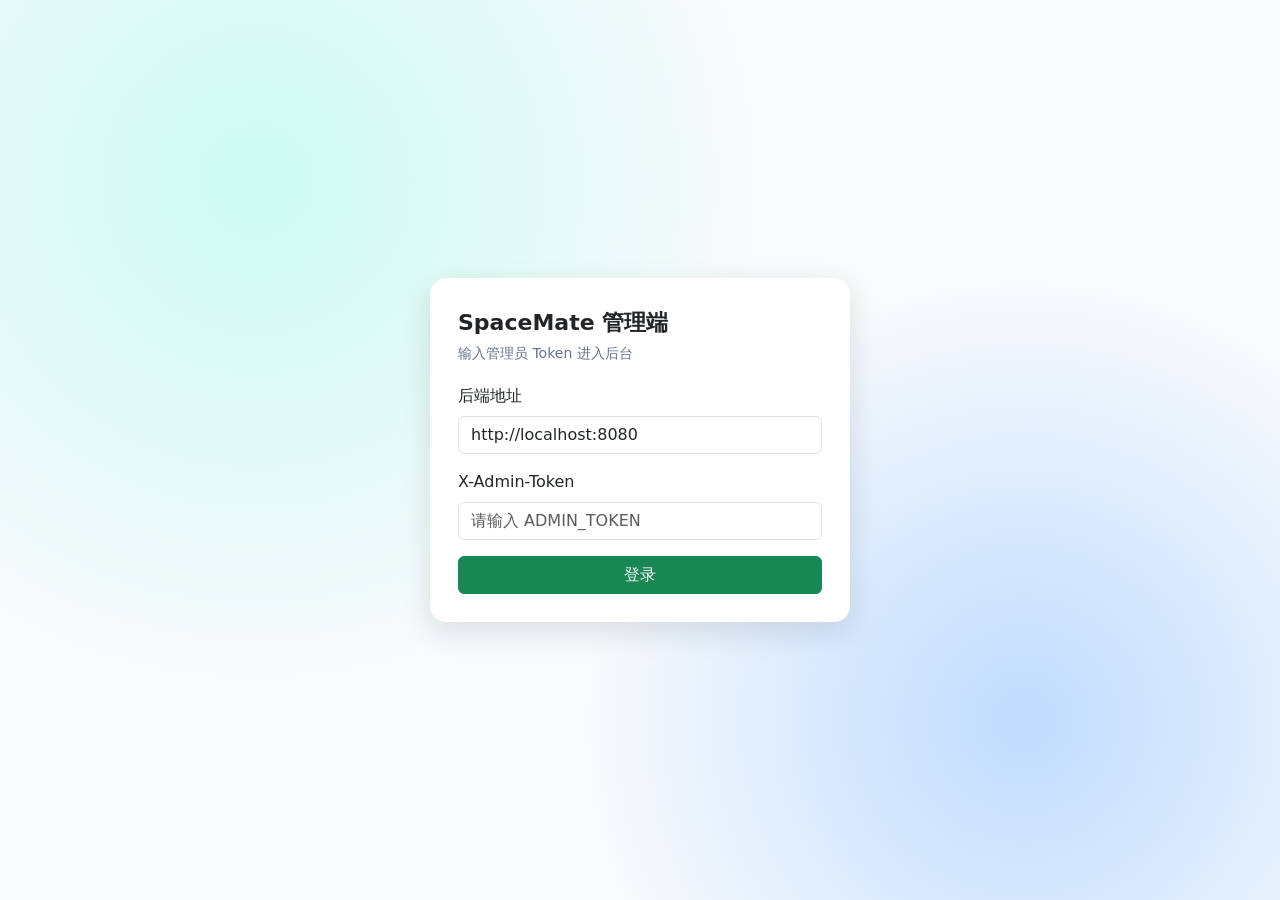
<file: src/main/resources/static/admin/index.html>
<!doctype html>
<html lang="zh-CN">
<head>
  <meta charset="UTF-8" />
  <meta name="viewport" content="width=device-width, initial-scale=1" />
  <title>SpaceMate 管理后台</title>
  <link href="https://cdn.jsdelivr.net/npm/bootstrap@5.3.3/dist/css/bootstrap.min.css" rel="stylesheet">
  <link href="./styles.css" rel="stylesheet">
</head>
<body>
<nav class="navbar navbar-dark admin-navbar px-3">
  <span class="navbar-brand mb-0 h1">
    <span class="brand-dot"></span>SpaceMate 管理后台
  </span>
  <div class="d-flex align-items-center gap-2">
    <span id="envInfo" class="text-light small"></span>
    <button id="logoutBtn" class="btn btn-sm btn-outline-light">退出</button>
  </div>
</nav>

<div class="container-fluid py-3">
  <div class="layout">
    <aside class="sidebar">
      <div class="nav flex-column nav-pills" id="sideTabs">
        <button class="nav-link active" data-section="dashboard">统计看板</button>
        <button class="nav-link" data-section="spaces">空间管理</button>
        <button class="nav-link" data-section="seats">座位管理</button>
        <button class="nav-link" data-section="bookings">预约管理</button>
        <button class="nav-link" data-section="users">用户管理</button>
      </div>
    </aside>

    <main>
      <section id="section-dashboard" class="section active panel">
        <div class="section-title">统计看板</div>
        <div class="toolbar">
          <input type="date" id="dashboardDate" class="form-control">
          <button class="btn btn-success" id="refreshDashboardBtn">刷新</button>
        </div>
        <div class="row g-3">
          <div class="col-md-2 col-6"><div class="metric-card"><div class="metric-label">总预约</div><div class="metric-value" id="mTotal">0</div></div></div>
          <div class="col-md-2 col-6"><div class="metric-card"><div class="metric-label">待使用</div><div class="metric-value" id="mPending">0</div></div></div>
          <div class="col-md-2 col-6"><div class="metric-card"><div class="metric-label">已使用</div><div class="metric-value" id="mUsed">0</div></div></div>
          <div class="col-md-2 col-6"><div class="metric-card"><div class="metric-label">已取消</div><div class="metric-value" id="mCancelled">0</div></div></div>
          <div class="col-md-4 col-12"><div class="metric-card"><div class="metric-label">占用率</div><div class="metric-value" id="mRate">0.00%</div></div></div>
        </div>
      </section>

      <section id="section-spaces" class="section panel">
        <div class="d-flex justify-content-between align-items-center mb-2">
          <div class="section-title mb-0">空间管理</div>
          <button class="btn btn-success btn-sm" id="addSpaceBtn">新增空间</button>
        </div>
        <div class="toolbar">
          <input type="text" id="spaceKeyword" class="form-control" placeholder="按名称搜索">
          <select id="spaceStatus" class="form-select">
            <option value="">全部状态</option>
            <option value="1">启用</option>
            <option value="0">停用</option>
          </select>
          <button class="btn btn-outline-secondary" id="searchSpaceBtn">查询</button>
        </div>
        <div class="table-responsive">
          <table class="table table-hover align-middle">
            <thead>
            <tr>
              <th>ID</th><th>编码</th><th>名称</th><th>营业时间</th><th>价格/小时</th><th>状态</th><th>操作</th>
            </tr>
            </thead>
            <tbody id="spaceTableBody"></tbody>
          </table>
        </div>
      </section>

      <section id="section-seats" class="section panel">
        <div class="d-flex justify-content-between align-items-center mb-2">
          <div class="section-title mb-0">座位管理</div>
          <button class="btn btn-success btn-sm" id="addSeatBtn">新增座位</button>
        </div>
        <div class="toolbar">
          <select id="seatSpaceId" class="form-select"></select>
          <select id="seatStatus" class="form-select">
            <option value="">全部状态</option>
            <option value="1">启用</option>
            <option value="0">停用</option>
          </select>
          <button class="btn btn-outline-secondary" id="searchSeatBtn">查询</button>
        </div>
        <div class="table-responsive">
          <table class="table table-hover align-middle">
            <thead>
            <tr>
              <th>ID</th><th>空间</th><th>座位号</th><th>插座</th><th>安静区</th><th>状态</th><th>操作</th>
            </tr>
            </thead>
            <tbody id="seatTableBody"></tbody>
          </table>
        </div>
      </section>

      <section id="section-bookings" class="section panel">
        <div class="section-title">预约管理</div>
        <div class="toolbar">
          <select id="bookingSpaceId" class="form-select"></select>
          <input type="text" id="bookingPhone" class="form-control" placeholder="手机号">
          <select id="bookingStatus" class="form-select">
            <option value="">全部状态</option>
            <option value="1">待使用</option>
            <option value="2">已使用</option>
            <option value="3">已取消</option>
          </select>
          <button class="btn btn-outline-secondary" id="searchBookingBtn">查询</button>
        </div>
        <div class="table-responsive">
          <table class="table table-hover align-middle">
            <thead>
            <tr>
              <th>ID</th><th>手机号</th><th>空间</th><th>座位</th><th>开始</th><th>结束</th><th>状态</th><th>操作</th>
            </tr>
            </thead>
            <tbody id="bookingTableBody"></tbody>
          </table>
        </div>
      </section>

      <section id="section-users" class="section panel">
        <div class="d-flex justify-content-between align-items-center mb-2">
          <div class="section-title mb-0">用户管理</div>
          <button class="btn btn-success btn-sm" id="addUserBtn">新增用户</button>
        </div>
        <div class="toolbar">
          <input type="text" id="userPhone" class="form-control" placeholder="手机号">
          <select id="userStatus" class="form-select">
            <option value="">全部状态</option>
            <option value="1">启用</option>
            <option value="0">禁用</option>
          </select>
          <button class="btn btn-outline-secondary" id="searchUserBtn">查询</button>
        </div>
        <div class="table-responsive">
          <table class="table table-hover align-middle">
            <thead>
            <tr>
              <th>ID</th><th>手机号</th><th>昵称</th><th>角色</th><th>状态</th><th>创建时间</th><th>操作</th>
            </tr>
            </thead>
            <tbody id="userTableBody"></tbody>
          </table>
        </div>
      </section>
    </main>
  </div>
</div>

<div class="modal fade" id="spaceModal" tabindex="-1">
  <div class="modal-dialog modal-lg">
    <div class="modal-content">
      <div class="modal-header"><h5 class="modal-title" id="spaceModalTitle">新增空间</h5><button type="button" class="btn-close" data-bs-dismiss="modal"></button></div>
      <div class="modal-body">
        <form id="spaceForm" class="row g-3">
          <input type="hidden" id="spaceId">
          <div class="col-md-6"><label class="form-label">编码</label><input id="spaceCode" class="form-control" required></div>
          <div class="col-md-6"><label class="form-label">名称</label><input id="spaceName" class="form-control" required></div>
          <div class="col-md-4"><label class="form-label">开始营业</label><input id="spaceOpenStart" type="time" class="form-control" required></div>
          <div class="col-md-4"><label class="form-label">结束营业</label><input id="spaceOpenEnd" type="time" class="form-control" required></div>
          <div class="col-md-4"><label class="form-label">价格/小时</label><input id="spacePrice" type="number" step="0.01" min="0" class="form-control" required></div>
          <div class="col-md-6"><label class="form-label">WiFi SSID</label><input id="spaceWifiSsid" class="form-control"></div>
          <div class="col-md-6"><label class="form-label">WiFi 密码</label><input id="spaceWifiPassword" class="form-control"></div>
          <div class="col-md-4"><label class="form-label">状态</label><select id="spaceStatusEdit" class="form-select"><option value="1">启用</option><option value="0">停用</option></select></div>
          <div class="col-12"><label class="form-label">规则</label><textarea id="spaceRules" class="form-control" rows="3"></textarea></div>
        </form>
      </div>
      <div class="modal-footer"><button class="btn btn-secondary" data-bs-dismiss="modal">取消</button><button class="btn btn-success" id="saveSpaceBtn">保存</button></div>
    </div>
  </div>
</div>

<div class="modal fade" id="seatModal" tabindex="-1">
  <div class="modal-dialog">
    <div class="modal-content">
      <div class="modal-header"><h5 class="modal-title" id="seatModalTitle">新增座位</h5><button type="button" class="btn-close" data-bs-dismiss="modal"></button></div>
      <div class="modal-body">
        <form id="seatForm" class="row g-3">
          <input type="hidden" id="seatId">
          <div class="col-12"><label class="form-label">所属空间</label><select id="seatSpaceIdEdit" class="form-select" required></select></div>
          <div class="col-12"><label class="form-label">座位号</label><input id="seatNumber" class="form-control" required></div>
          <div class="col-md-4"><label class="form-label">有插座</label><select id="seatHasSocket" class="form-select"><option value="1">是</option><option value="0">否</option></select></div>
          <div class="col-md-4"><label class="form-label">安静区</label><select id="seatIsQuiet" class="form-select"><option value="1">是</option><option value="0">否</option></select></div>
          <div class="col-md-4"><label class="form-label">状态</label><select id="seatStatusEdit" class="form-select"><option value="1">启用</option><option value="0">停用</option></select></div>
        </form>
      </div>
      <div class="modal-footer"><button class="btn btn-secondary" data-bs-dismiss="modal">取消</button><button class="btn btn-success" id="saveSeatBtn">保存</button></div>
    </div>
  </div>
</div>

<div class="modal fade" id="userModal" tabindex="-1">
  <div class="modal-dialog">
    <div class="modal-content">
      <div class="modal-header"><h5 class="modal-title" id="userModalTitle">新增用户</h5><button type="button" class="btn-close" data-bs-dismiss="modal"></button></div>
      <div class="modal-body">
        <form id="userForm" class="row g-3">
          <input type="hidden" id="userId">
          <div class="col-12"><label class="form-label">手机号</label><input id="userPhoneEdit" class="form-control" maxlength="11" required></div>
          <div class="col-12"><label class="form-label">昵称</label><input id="userNicknameEdit" class="form-control"></div>
          <div class="col-md-6"><label class="form-label">角色</label><select id="userRoleEdit" class="form-select"><option value="1">用户</option><option value="9">管理员</option></select></div>
          <div class="col-md-6"><label class="form-label">状态</label><select id="userStatusEdit" class="form-select"><option value="1">启用</option><option value="0">禁用</option></select></div>
        </form>
      </div>
      <div class="modal-footer"><button class="btn btn-secondary" data-bs-dismiss="modal">取消</button><button class="btn btn-success" id="saveUserBtn">保存</button></div>
    </div>
  </div>
</div>

<script src="https://cdn.jsdelivr.net/npm/bootstrap@5.3.3/dist/js/bootstrap.bundle.min.js"></script>
<script src="./app.js?v=20260517"></script>
</body>
</html>
</file>
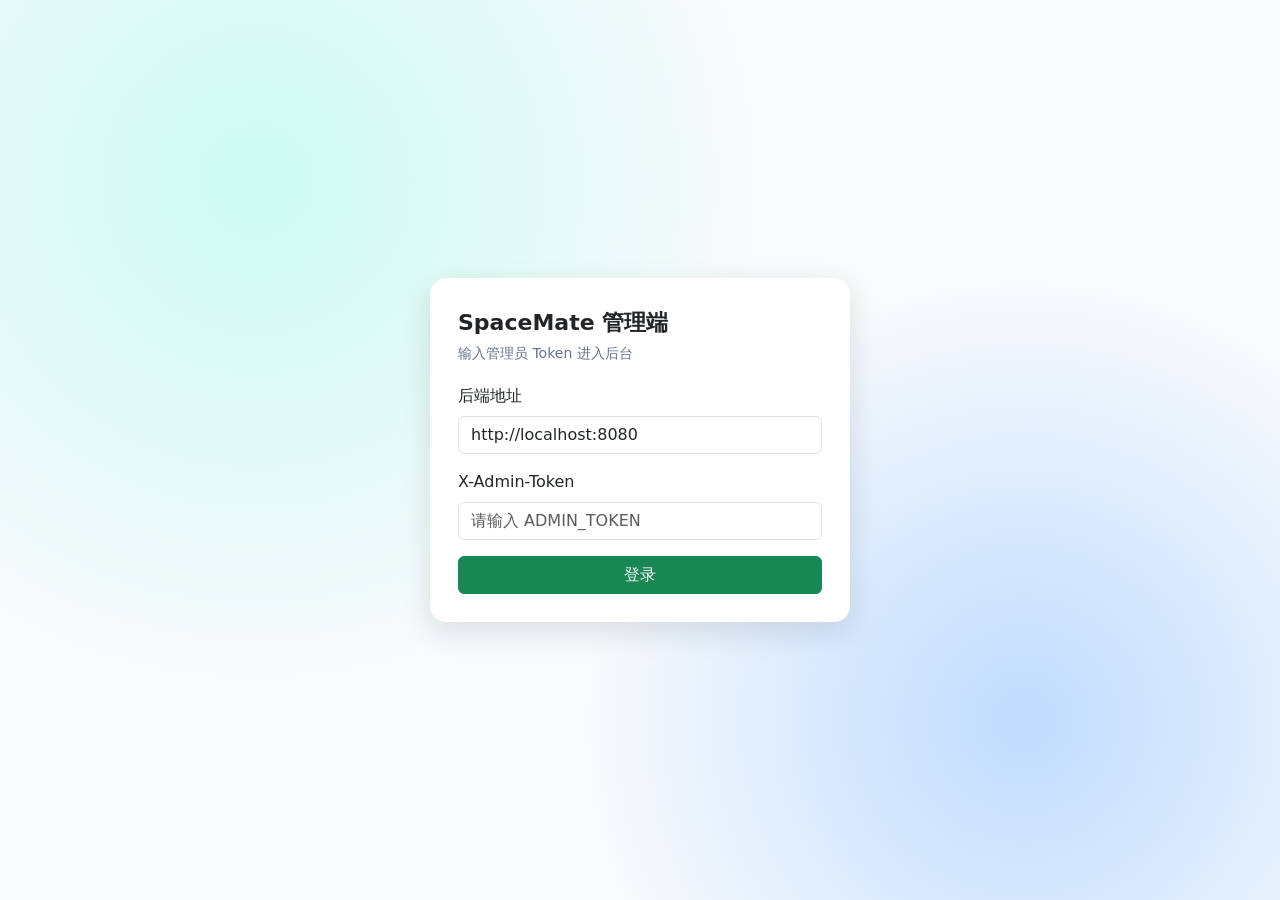
<file: src/main/resources/static/admin/login.html>
<!doctype html>
<html lang="zh-CN">
<head>
  <meta charset="UTF-8" />
  <meta name="viewport" content="width=device-width, initial-scale=1" />
  <title>SpaceMate 管理端登录</title>
  <link href="https://cdn.jsdelivr.net/npm/bootstrap@5.3.3/dist/css/bootstrap.min.css" rel="stylesheet">
  <style>
    body {
      min-height: 100vh;
      background: radial-gradient(circle at 20% 20%, #ccfbf1 0, transparent 40%),
                  radial-gradient(circle at 80% 80%, #bfdbfe 0, transparent 35%),
                  #f8fafc;
      display: grid;
      place-items: center;
    }
    .card-wrap {
      width: 100%;
      max-width: 420px;
      background: #fff;
      border-radius: 16px;
      box-shadow: 0 10px 30px rgba(15, 23, 42, 0.12);
      padding: 28px;
    }
    .title {
      font-size: 22px;
      font-weight: 700;
      margin-bottom: 4px;
    }
    .subtitle {
      color: #64748b;
      margin-bottom: 20px;
      font-size: 14px;
    }
  </style>
</head>
<body>
<main class="card-wrap">
  <div class="title">SpaceMate 管理端</div>
  <div class="subtitle">输入管理员 Token 进入后台</div>
  <form id="loginForm">
    <div class="mb-3">
      <label for="baseUrl" class="form-label">后端地址</label>
      <input id="baseUrl" class="form-control" value="http://localhost:8080" required />
    </div>
    <div class="mb-3">
      <label for="token" class="form-label">X-Admin-Token</label>
      <input id="token" type="password" class="form-control" placeholder="请输入 ADMIN_TOKEN" required />
    </div>
    <button type="submit" class="btn btn-success w-100">登录</button>
    <div id="errorMsg" class="text-danger small mt-2 d-none"></div>
  </form>
</main>

<script>
  const form = document.getElementById('loginForm');
  const errorMsg = document.getElementById('errorMsg');

  form.addEventListener('submit', async (e) => {
    e.preventDefault();
    errorMsg.classList.add('d-none');

    const baseUrl = document.getElementById('baseUrl').value.trim().replace(/\/$/, '');
    const token = document.getElementById('token').value.trim();
    if (!baseUrl || !token) return;

    try {
      const res = await fetch(`${baseUrl}/api/v1/admin/dashboard/overview`, {
        headers: { 'X-Admin-Token': token }
      });
      if (!res.ok) throw new Error('鉴权失败');

      localStorage.setItem('spacemate_base_url', baseUrl);
      localStorage.setItem('spacemate_admin_token', token);
      window.location.href = './index.html';
    } catch (err) {
      errorMsg.textContent = '登录失败，请检查后端地址和管理员 Token';
      errorMsg.classList.remove('d-none');
    }
  });
</script>
</body>
</html>
</file>
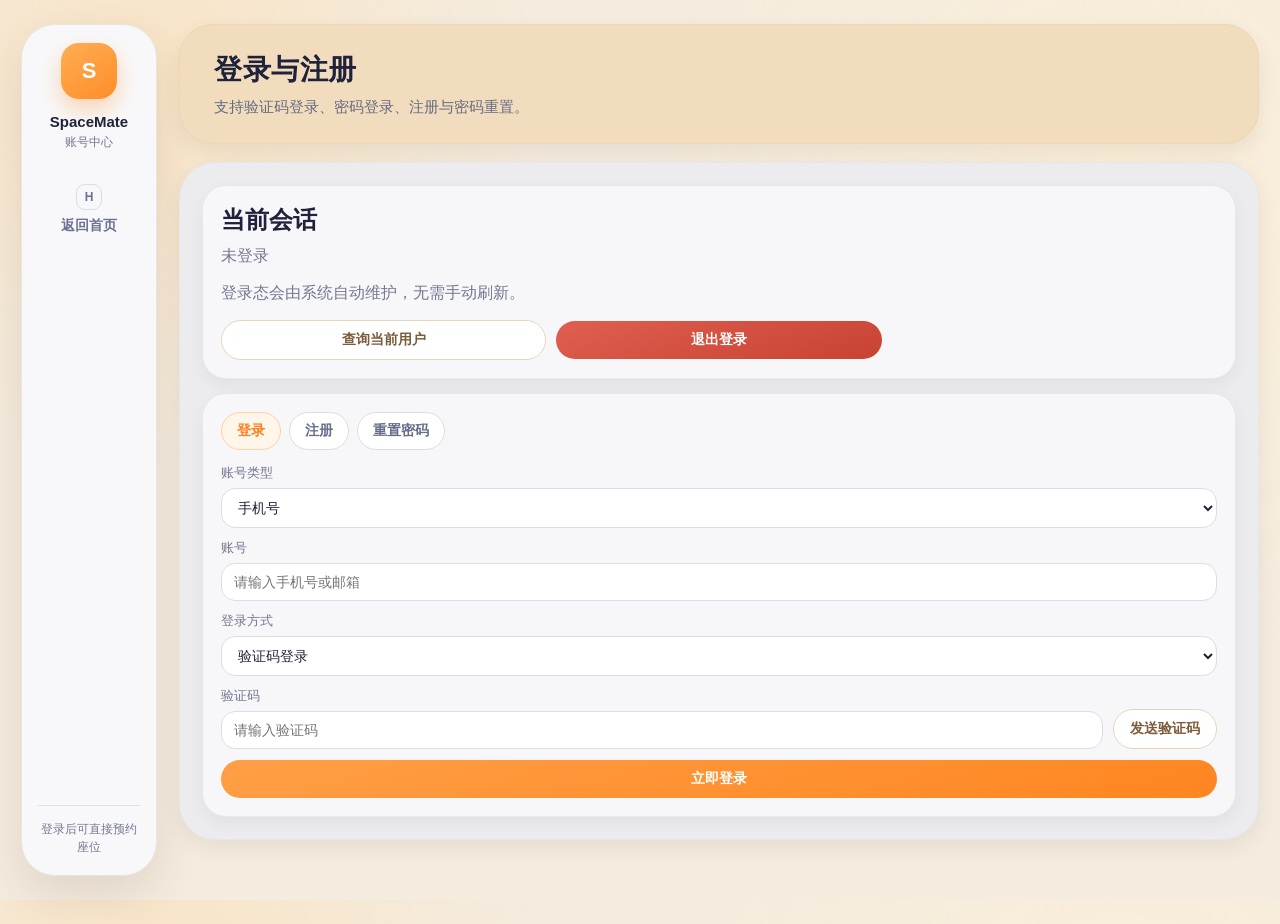
<file: src/main/resources/static/client/login.html>
﻿<!doctype html>
<html lang="zh-CN">
<head>
  <meta charset="UTF-8" />
  <meta name="viewport" content="width=device-width, initial-scale=1" />
  <title>SpaceMate 登录中心</title>
  <link rel="stylesheet" href="./styles.css" />
</head>
<body>
  <div class="page-wrap auth-layout">
    <aside class="side-nav">
      <div class="side-logo">S</div>
      <div class="side-brand">
        <strong>SpaceMate</strong>
        <span>账号中心</span>
      </div>

      <nav class="side-menu">
        <a class="side-menu-item" href="./index.html">
          <span class="menu-icon">H</span>
          <span>返回首页</span>
        </a>
      </nav>

      <p class="side-footnote">登录后可直接预约座位</p>
    </aside>

    <div class="content-wrap">
      <header class="hero-banner">
        <div>
          <h1>登录与注册</h1>
          <p>支持验证码登录、密码登录、注册与密码重置。</p>
        </div>
      </header>

      <main class="surface-board">
        <article class="panel-card">
          <h2>当前会话</h2>
          <div id="sessionStatus" class="muted">未登录</div>
          <p class="muted">登录态会由系统自动维护，无需手动刷新。</p>
          <div class="toolbar compact-toolbar">
            <button id="queryMeBtn" class="btn btn-ghost" type="button">查询当前用户</button>
            <button id="logoutBtn" class="btn btn-danger" type="button">退出登录</button>
          </div>
        </article>

        <article class="panel-card">
          <nav id="authTabs" class="chip-tabs">
            <button class="active" data-panel="login" type="button">登录</button>
            <button data-panel="register" type="button">注册</button>
            <button data-panel="reset" type="button">重置密码</button>
          </nav>

          <section id="panel-login" class="auth-panel">
            <div class="form-grid">
              <label>
                <span>账号类型</span>
                <select id="loginIdentifierType">
                  <option value="PHONE">手机号</option>
                  <option value="EMAIL">邮箱</option>
                </select>
              </label>
              <label>
                <span>账号</span>
                <input id="loginIdentifier" placeholder="请输入手机号或邮箱" />
              </label>
              <label>
                <span>登录方式</span>
                <select id="loginMethod">
                  <option value="CODE">验证码登录</option>
                  <option value="PASSWORD">密码登录</option>
                </select>
              </label>
              <div id="loginCodeWrap" class="inline-row">
                <label>
                  <span>验证码</span>
                  <input id="loginCode" placeholder="请输入验证码" />
                </label>
                <button id="sendLoginCodeBtn" class="btn btn-ghost" type="button">发送验证码</button>
              </div>
              <label id="loginPasswordWrap" class="hidden">
                <span>密码</span>
                <input id="loginPassword" type="password" placeholder="请输入密码" />
              </label>
              <button id="loginSubmitBtn" class="btn" type="button">立即登录</button>
            </div>
          </section>

          <section id="panel-register" class="auth-panel hidden">
            <div class="form-grid">
              <label>
                <span>账号类型</span>
                <select id="registerIdentifierType">
                  <option value="PHONE">手机号</option>
                  <option value="EMAIL">邮箱</option>
                </select>
              </label>
              <label>
                <span>账号</span>
                <input id="registerIdentifier" placeholder="请输入手机号或邮箱" />
              </label>
              <div class="inline-row">
                <label>
                  <span>验证码</span>
                  <input id="registerCode" placeholder="请输入验证码" />
                </label>
                <button id="sendRegisterCodeBtn" class="btn btn-ghost" type="button">发送验证码</button>
              </div>
              <label>
                <span>密码（可选）</span>
                <input id="registerPassword" type="password" placeholder="可留空" />
              </label>
              <label class="check-row">
                <input id="registerAgreeTerms" type="checkbox" />
                <span>我已阅读并同意服务协议</span>
              </label>
              <button id="registerSubmitBtn" class="btn" type="button">立即注册</button>
            </div>
          </section>

          <section id="panel-reset" class="auth-panel hidden">
            <div class="form-grid">
              <label>
                <span>账号类型</span>
                <select id="resetIdentifierType">
                  <option value="PHONE">手机号</option>
                  <option value="EMAIL">邮箱</option>
                </select>
              </label>
              <label>
                <span>账号</span>
                <input id="resetIdentifier" placeholder="请输入手机号或邮箱" />
              </label>
              <div class="inline-row">
                <label>
                  <span>验证码</span>
                  <input id="resetCode" placeholder="请输入验证码" />
                </label>
                <button id="sendResetCodeBtn" class="btn btn-ghost" type="button">发送验证码</button>
              </div>
              <label>
                <span>新密码</span>
                <input id="resetPassword" type="password" placeholder="至少 8 位，包含字母和数字" />
              </label>
              <button id="resetSubmitBtn" class="btn" type="button">重置密码</button>
            </div>
          </section>
        </article>
      </main>
    </div>
  </div>

  <div id="globalFeedback" class="feedback-bar hidden"></div>

  <script src="./login.js"></script>
</body>
</html>
</file>
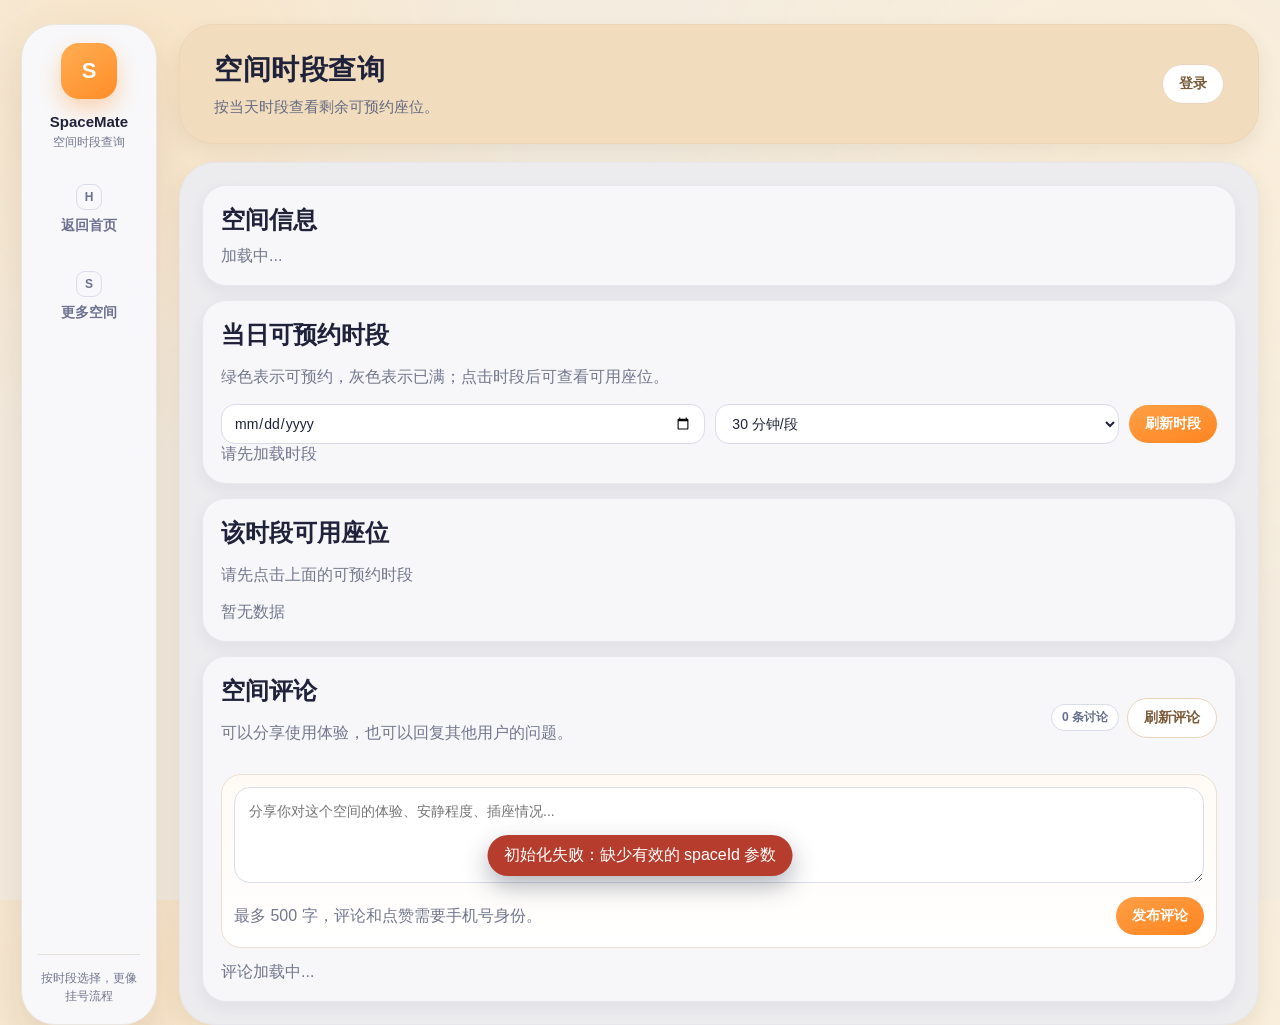
<file: src/main/resources/static/client/space.html>
<!doctype html>
<html lang="zh-CN">
<head>
  <meta charset="UTF-8" />
  <meta name="viewport" content="width=device-width, initial-scale=1" />
  <title>SpaceMate 空间时段</title>
  <link rel="stylesheet" href="./styles.css" />
</head>
<body>
  <div class="page-wrap">
    <aside class="side-nav">
      <div class="side-logo">S</div>
      <div class="side-brand">
        <strong>SpaceMate</strong>
        <span>空间时段查询</span>
      </div>

      <nav class="side-menu">
        <button id="backBtn" class="side-menu-item" type="button">
          <span class="menu-icon">H</span>
          <span>返回首页</span>
        </button>
        <a class="side-menu-item" href="./index.html#panel-spaces">
          <span class="menu-icon">S</span>
          <span>更多空间</span>
        </a>
      </nav>

      <p class="side-footnote">按时段选择，更像挂号流程</p>
    </aside>

    <div class="content-wrap">
      <header class="hero-banner">
        <div>
          <h1 id="spacePageTitle">空间时段查询</h1>
          <p id="spacePageSubTitle">按当天时段查看剩余可预约座位。</p>
        </div>
        <div class="hero-actions">
          <a id="spaceLoginLink" href="./login.html" class="btn btn-ghost">登录</a>
          <button id="spaceLogoutBtn" class="btn btn-danger hidden" type="button">退出</button>
        </div>
      </header>

      <main class="surface-board">
        <article class="panel-card">
          <h2>空间信息</h2>
          <div id="spaceInfo" class="kv-list muted">加载中...</div>
        </article>

        <article class="panel-card">
          <h2>当日可预约时段</h2>
          <p class="muted">绿色表示可预约，灰色表示已满；点击时段后可查看可用座位。</p>
          <div class="toolbar schedule-toolbar">
            <input id="scheduleDate" type="date" />
            <select id="slotMinutes">
              <option value="30">30 分钟/段</option>
              <option value="60">60 分钟/段</option>
            </select>
            <button id="loadSlotsBtn" class="btn" type="button">刷新时段</button>
          </div>
          <div id="slotList" class="list-block muted">请先加载时段</div>
        </article>

        <article class="panel-card">
          <h2>该时段可用座位</h2>
          <p id="selectedSlotText" class="muted">请先点击上面的可预约时段</p>
          <div id="seatList" class="list-block muted">暂无数据</div>
        </article>

        <article class="panel-card comment-panel">
          <div class="comment-headline">
            <div>
              <h2>空间评论</h2>
              <p class="muted">可以分享使用体验，也可以回复其他用户的问题。</p>
            </div>
            <div class="comment-tools">
              <span id="commentCountText" class="tag">0 条讨论</span>
              <button id="commentRefreshBtn" class="btn btn-ghost" type="button">刷新评论</button>
            </div>
          </div>

          <div class="comment-compose">
            <div id="replyTarget" class="reply-target hidden" data-parent-id="0"></div>
            <textarea id="commentContent" maxlength="500" placeholder="分享你对这个空间的体验、安静程度、插座情况..."></textarea>
            <div class="comment-compose-actions">
              <span class="muted">最多 500 字，评论和点赞需要手机号身份。</span>
              <button id="commentSubmitBtn" class="btn" type="button">发布评论</button>
            </div>
          </div>

          <div id="commentList" class="comment-list muted">评论加载中...</div>
        </article>
      </main>
    </div>
  </div>

  <div id="globalFeedback" class="feedback-bar hidden"></div>

  <script src="./space.js"></script>
</body>
</html>
</file>
<file: src/main/resources/static/admin/styles.css>
:root {
  --brand: #0f766e;
  --brand-soft: #e6fffa;
  --text-muted: #64748b;
}

body {
  background: #f8fafc;
}

.admin-navbar {
  background: linear-gradient(90deg, #0f766e 0%, #115e59 100%);
}

.brand-dot {
  width: 10px;
  height: 10px;
  border-radius: 50%;
  background: #99f6e4;
  display: inline-block;
  margin-right: 8px;
}

.layout {
  display: grid;
  grid-template-columns: 220px 1fr;
  gap: 16px;
}

.sidebar {
  background: #ffffff;
  border-radius: 12px;
  padding: 12px;
  box-shadow: 0 1px 2px rgba(15, 23, 42, 0.08);
  height: calc(100vh - 110px);
  position: sticky;
  top: 86px;
}

.sidebar .nav-link {
  color: #0f172a;
  border-radius: 8px;
  margin-bottom: 6px;
}

.sidebar .nav-link.active {
  background: var(--brand-soft);
  color: var(--brand);
  font-weight: 600;
}

.panel {
  background: #ffffff;
  border-radius: 12px;
  box-shadow: 0 1px 2px rgba(15, 23, 42, 0.08);
  padding: 16px;
}

.section {
  display: none;
}

.section.active {
  display: block;
}

.section-title {
  font-size: 18px;
  font-weight: 700;
  margin-bottom: 12px;
}

.metric-card {
  background: #ffffff;
  border: 1px solid #e2e8f0;
  border-radius: 12px;
  padding: 16px;
}

.metric-label {
  color: var(--text-muted);
  font-size: 13px;
}

.metric-value {
  font-size: 24px;
  font-weight: 700;
  margin-top: 6px;
}

.table thead th {
  white-space: nowrap;
}

.tag {
  display: inline-block;
  padding: 2px 8px;
  border-radius: 999px;
  font-size: 12px;
}

.tag-ok {
  background: #dcfce7;
  color: #166534;
}

.tag-off {
  background: #fee2e2;
  color: #991b1b;
}

.toolbar {
  display: flex;
  flex-wrap: wrap;
  gap: 8px;
  margin-bottom: 12px;
}

.toolbar .form-control,
.toolbar .form-select {
  max-width: 220px;
}

.muted {
  color: var(--text-muted);
}

@media (max-width: 992px) {
  .layout {
    grid-template-columns: 1fr;
  }

  .sidebar {
    position: static;
    height: auto;
  }
}
</file>
<file: src/main/resources/static/client/styles.css>
:root {
  --bg: #f4ecdf;
  --bg-soft: #efe6d8;
  --banner: #f1ddbe;
  --board: #ececef;
  --card: #f7f7f9;
  --line: #e9ded0;
  --text: #1f223a;
  --muted: #73778f;
  --brand: #ff8e2b;
  --brand-ink: #8a4a0f;
  --brand-soft: #ffe6c7;
  --ok: #2f8b5f;
  --ok-soft: #dcf4e8;
  --warn-soft: #fff3d8;
  --danger: #cf4a39;
  --danger-soft: #fde7e2;
  --shadow-strong: 0 18px 45px rgba(81, 53, 31, 0.12);
  --shadow-card: 0 8px 20px rgba(67, 48, 31, 0.08);
}

* {
  box-sizing: border-box;
}

html,
body {
  height: 100%;
}

body {
  margin: 0;
  color: var(--text);
  background:
    radial-gradient(circle at 12% 8%, rgba(255, 219, 169, 0.45), transparent 28%),
    radial-gradient(circle at 88% 20%, rgba(255, 240, 212, 0.6), transparent 36%),
    var(--bg);
  font-family: "PingFang SC", "Hiragino Sans GB", "Microsoft YaHei", "Segoe UI", sans-serif;
}

.page-wrap {
  width: min(1680px, calc(100% - 42px));
  margin: 24px auto;
  display: grid;
  grid-template-columns: 136px minmax(0, 1fr);
  gap: 22px;
  min-height: calc(100vh - 48px);
}

.content-wrap {
  min-width: 0;
  display: flex;
  flex-direction: column;
  gap: 18px;
}

.side-nav {
  background: #f8f8fa;
  border: 1px solid #e9e6e1;
  border-radius: 34px;
  padding: 18px 16px;
  display: flex;
  flex-direction: column;
  gap: 14px;
  box-shadow: var(--shadow-strong);
}

.side-logo {
  width: 56px;
  height: 56px;
  margin: 0 auto;
  border-radius: 18px;
  display: grid;
  place-items: center;
  font-weight: 800;
  font-size: 22px;
  color: #fff;
  background: linear-gradient(145deg, #ffae54, #ff8d27);
  box-shadow: 0 10px 22px rgba(255, 140, 37, 0.34);
}

.side-brand {
  text-align: center;
  display: grid;
  gap: 4px;
}

.side-brand strong {
  font-size: 15px;
}

.side-brand span {
  font-size: 12px;
  color: var(--muted);
}

.side-menu {
  margin-top: 6px;
  display: grid;
  gap: 10px;
}

.side-menu-item {
  border: 1px solid transparent;
  border-radius: 18px;
  background: transparent;
  padding: 12px 8px;
  text-decoration: none;
  color: #6d7190;
  cursor: pointer;
  font-size: 14px;
  font-weight: 700;
  display: flex;
  flex-direction: column;
  align-items: center;
  justify-content: center;
  gap: 7px;
  transition: all 0.2s ease;
}

.side-menu-item:hover {
  background: #f3eee7;
}

.side-menu-item.active {
  border-color: #f6dac0;
  color: #ff7d1a;
  background: linear-gradient(180deg, #fff5e7, #fff1df);
}

.menu-icon {
  width: 26px;
  height: 26px;
  border-radius: 9px;
  border: 1px solid #dadde8;
  display: grid;
  place-items: center;
  font-size: 12px;
  font-weight: 800;
}

.side-menu-item.active .menu-icon {
  border-color: #ffd2a6;
  color: #ff7d1a;
  background: #fff8ee;
}

.side-footnote {
  margin: auto 0 0;
  padding-top: 14px;
  border-top: 1px solid #e6e1d8;
  text-align: center;
  color: var(--muted);
  font-size: 12px;
  line-height: 1.55;
}

.hero-banner {
  background: var(--banner);
  border: 1px solid #edd5b5;
  border-radius: 34px;
  padding: 26px 34px;
  display: flex;
  align-items: center;
  justify-content: space-between;
  gap: 16px;
  box-shadow: var(--shadow-card);
  animation: banner-enter 340ms ease;
}

.hero-banner h1 {
  margin: 0;
  font-size: clamp(26px, 2.2vw, 42px);
  letter-spacing: 0.5px;
}

.hero-banner p {
  margin: 9px 0 0;
  color: #666a82;
  font-size: 15px;
}

.hero-actions {
  display: flex;
  align-items: center;
  gap: 10px;
}

.surface-board {
  background: var(--board);
  border: 1px solid #e6e6eb;
  border-radius: 36px;
  padding: 22px;
  min-height: 320px;
  box-shadow: var(--shadow-card);
}

.tab-panel {
  animation: panel-enter 280ms ease;
}

.hidden {
  display: none !important;
}

.panel-card {
  background: var(--card);
  border: 1px solid #e8e7ec;
  border-radius: 24px;
  padding: 18px;
  box-shadow: 0 6px 16px rgba(49, 57, 82, 0.06);
}

.panel-card + .panel-card,
.panel-card + .space-grid,
.space-grid + .panel-card,
.stats-row + .panel-card {
  margin-top: 14px;
}

.profile-hero {
  display: flex;
  align-items: center;
  justify-content: space-between;
  gap: 14px;
}

.profile-hero h2 {
  margin: 10px 0 8px;
  font-size: clamp(22px, 2vw, 32px);
}

.hero-action-list {
  min-width: 180px;
  display: grid;
  gap: 8px;
}

.stats-row {
  margin-top: 14px;
  display: grid;
  grid-template-columns: repeat(2, minmax(0, 1fr));
  gap: 14px;
}

.stat-card {
  min-height: 128px;
}

.stat-label {
  margin: 0;
  color: var(--muted);
  font-size: 14px;
}

.stat-value {
  margin: 14px 0 0;
  font-size: 38px;
  line-height: 1;
  font-weight: 800;
  color: #353a56;
}

h2,
h3,
h4 {
  margin: 0 0 10px;
}

.muted {
  color: var(--muted);
}

.status-pill {
  display: inline-flex;
  align-items: center;
  padding: 5px 12px;
  border-radius: 999px;
  border: 1px solid #d9dde6;
  font-size: 12px;
  font-weight: 700;
  color: #606682;
  background: #fff;
}

.status-online {
  color: #206944;
  border-color: #b5ddc8;
  background: var(--ok-soft);
}

.btn {
  border: 0;
  border-radius: 999px;
  background: linear-gradient(160deg, #ff9f46, #ff8520);
  color: #fff;
  padding: 10px 16px;
  font-size: 14px;
  font-weight: 700;
  font-family: inherit;
  cursor: pointer;
  text-decoration: none;
  display: inline-flex;
  align-items: center;
  justify-content: center;
  transition: transform 0.14s ease, box-shadow 0.14s ease;
}

.btn:hover {
  transform: translateY(-1px);
  box-shadow: 0 8px 16px rgba(255, 133, 34, 0.24);
}

.btn:disabled {
  cursor: not-allowed;
  transform: none;
  box-shadow: none;
  opacity: 0.48;
}

.btn-ghost {
  background: #fff;
  color: #7a5b3a;
  border: 1px solid #ead5bb;
}

.btn-ghost:hover {
  box-shadow: 0 8px 16px rgba(160, 117, 74, 0.15);
}

.btn-danger {
  background: linear-gradient(160deg, #df5f50, #c84232);
}

.btn-danger:hover {
  box-shadow: 0 8px 16px rgba(177, 61, 43, 0.28);
}

.toolbar {
  margin-top: 12px;
  display: grid;
  gap: 10px;
  align-items: center;
}

.search-toolbar,
.booking-toolbar,
.schedule-toolbar {
  grid-template-columns: 1.2fr 1fr auto;
}

.compact-toolbar {
  grid-template-columns: repeat(3, minmax(0, 1fr));
}

input,
select {
  width: 100%;
  border: 1px solid #dadde9;
  border-radius: 14px;
  background: #fff;
  padding: 10px 12px;
  font-size: 14px;
  color: var(--text);
  font-family: inherit;
  outline: none;
}

input:focus,
select:focus {
  border-color: #ffc17d;
  box-shadow: 0 0 0 3px rgba(255, 193, 125, 0.28);
}

.switch-item {
  display: inline-flex;
  align-items: center;
  gap: 8px;
  color: var(--muted);
  font-size: 14px;
}

.switch-item input {
  width: auto;
}

.space-grid {
  margin-top: 14px;
  display: grid;
  grid-template-columns: repeat(2, minmax(0, 1fr));
  gap: 14px;
}

.card {
  background: var(--card);
  border: 1px solid #e8e7ec;
  border-radius: 20px;
  padding: 14px;
  box-shadow: 0 6px 16px rgba(49, 57, 82, 0.06);
}

.space-card p {
  margin: 6px 0;
}

.space-head {
  display: flex;
  justify-content: space-between;
  gap: 8px;
  align-items: center;
}

.space-head h3 {
  margin: 0;
}

.space-actions {
  margin-top: 12px;
}

.list-block {
  display: grid;
  gap: 10px;
}

.list-item {
  border: 1px solid #dfe3eb;
  border-radius: 16px;
  padding: 12px;
  background: #fff;
}

.list-item p {
  margin: 6px 0;
}

.list-head {
  display: flex;
  justify-content: space-between;
  align-items: center;
  gap: 8px;
}

.tag {
  display: inline-flex;
  align-items: center;
  border-radius: 999px;
  border: 1px solid #d8dce8;
  background: #fff;
  color: #66708d;
  padding: 4px 10px;
  font-size: 12px;
  font-weight: 700;
}

.tag-ok {
  background: var(--ok-soft);
  border-color: #b4e0c9;
  color: #246e49;
}

.tag-stop {
  background: var(--danger-soft);
  border-color: #f4bdb3;
  color: #963224;
}

.tag-wait {
  background: var(--warn-soft);
  border-color: #f1d596;
  color: #8d6118;
}

.slot-row {
  border: 1px solid #dde2ec;
  border-radius: 16px;
  background: #fff;
  padding: 10px 12px;
  display: flex;
  align-items: center;
  justify-content: space-between;
  gap: 10px;
}

.slot-time {
  font-size: 18px;
  font-weight: 800;
}

.slot-actions {
  display: flex;
  align-items: center;
  gap: 8px;
}

.slot-available {
  border-color: #bae1cc;
  background: #f7fff9;
}

.slot-full {
  border-color: #f4c7be;
  background: #fffaf9;
}

.kv-list {
  display: grid;
  gap: 8px;
}

.kv-list > div {
  display: flex;
  justify-content: space-between;
  gap: 10px;
  border-bottom: 1px dashed #d9dde8;
  padding-bottom: 6px;
}

.kv-list span {
  color: var(--muted);
}

.chip-tabs {
  display: flex;
  flex-wrap: wrap;
  gap: 8px;
  margin-bottom: 14px;
}

.chip-tabs button {
  border: 1px solid #d9dde8;
  border-radius: 999px;
  background: #fff;
  color: #656d89;
  font-size: 14px;
  font-weight: 700;
  padding: 9px 15px;
  cursor: pointer;
}

.chip-tabs button.active {
  color: #ff7e1d;
  border-color: #ffd1a5;
  background: #fff5e9;
}

.auth-panel {
  animation: panel-enter 220ms ease;
}

.form-grid {
  display: grid;
  gap: 11px;
}

label > span {
  display: block;
  margin-bottom: 6px;
  color: var(--muted);
  font-size: 13px;
}

.inline-row {
  display: grid;
  grid-template-columns: 1fr auto;
  gap: 10px;
  align-items: end;
}

.check-row {
  display: flex;
  align-items: center;
  gap: 8px;
}

.check-row input {
  width: auto;
}

.feedback-bar {
  position: fixed;
  left: 50%;
  bottom: 24px;
  transform: translateX(-50%);
  z-index: 90;
  background: #343a58;
  color: #fff;
  border-radius: 999px;
  padding: 10px 16px;
  box-shadow: 0 10px 24px rgba(38, 42, 67, 0.35);
}

.feedback-success {
  background: #1f7a4a;
}

.feedback-error {
  background: #b63d2d;
}

@keyframes banner-enter {
  from {
    opacity: 0;
    transform: translateY(-8px);
  }
  to {
    opacity: 1;
    transform: translateY(0);
  }
}

@keyframes panel-enter {
  from {
    opacity: 0;
    transform: translateY(8px);
  }
  to {
    opacity: 1;
    transform: translateY(0);
  }
}

@media (max-width: 1200px) {
  .space-grid {
    grid-template-columns: 1fr;
  }

  .stats-row {
    grid-template-columns: 1fr;
  }
}

@media (max-width: 980px) {
  .page-wrap,
  .page-wrap.auth-layout {
    width: calc(100% - 24px);
    margin: 12px auto;
    grid-template-columns: 1fr;
    gap: 14px;
  }

  .side-nav {
    border-radius: 22px;
    padding: 14px;
  }

  .side-brand {
    margin-bottom: 4px;
  }

  .side-menu {
    grid-template-columns: repeat(3, minmax(0, 1fr));
  }

  .side-menu-item {
    flex-direction: row;
    justify-content: center;
    gap: 6px;
    padding: 10px 8px;
  }

  .side-footnote {
    display: none;
  }

  .hero-banner {
    border-radius: 22px;
    padding: 18px;
    flex-direction: column;
    align-items: flex-start;
  }

  .surface-board {
    border-radius: 24px;
    padding: 14px;
  }

  .profile-hero {
    flex-direction: column;
    align-items: stretch;
  }

  .hero-action-list {
    min-width: 0;
    grid-template-columns: 1fr;
  }

  .search-toolbar,
  .booking-toolbar,
  .schedule-toolbar,
  .compact-toolbar,
  .inline-row {
    grid-template-columns: 1fr;
  }

  .slot-row {
    flex-direction: column;
    align-items: flex-start;
  }
}

textarea {
  width: 100%;
  min-height: 96px;
  border: 1px solid #dadde9;
  border-radius: 16px;
  background: #fff;
  padding: 12px 14px;
  font-size: 14px;
  line-height: 1.65;
  color: var(--text);
  font-family: inherit;
  resize: vertical;
  outline: none;
}

textarea:focus {
  border-color: #ffc17d;
  box-shadow: 0 0 0 3px rgba(255, 193, 125, 0.28);
}

.comment-panel {
  overflow: hidden;
}

.comment-headline,
.comment-compose-actions,
.comment-meta,
.comment-actions {
  display: flex;
  align-items: center;
  gap: 10px;
}

.comment-headline {
  justify-content: space-between;
  margin-bottom: 14px;
}

.comment-tools {
  display: flex;
  align-items: center;
  gap: 8px;
  flex-wrap: wrap;
}

.comment-compose {
  border: 1px solid #eadfd2;
  border-radius: 20px;
  padding: 12px;
  background: linear-gradient(180deg, #fffaf4, #fff);
  margin-bottom: 14px;
}

.comment-compose-actions {
  justify-content: space-between;
  margin-top: 10px;
  flex-wrap: wrap;
}

.reply-target {
  margin-bottom: 8px;
  border-radius: 999px;
  background: var(--brand-soft);
  color: var(--brand-ink);
  padding: 7px 12px;
  font-size: 13px;
}

.comment-list {
  display: grid;
  gap: 12px;
}

.comment-item {
  border: 1px solid #e0e4ec;
  border-radius: 20px;
  background: #fff;
  padding: 14px;
}

.comment-main {
  display: grid;
  grid-template-columns: 42px minmax(0, 1fr);
  gap: 12px;
}

.comment-avatar {
  width: 42px;
  height: 42px;
  border-radius: 15px;
  display: grid;
  place-items: center;
  color: #fff;
  font-weight: 800;
  background: linear-gradient(145deg, #ffad55, #ff8122);
}

.comment-body p,
.reply-item p {
  margin: 8px 0;
  line-height: 1.7;
  color: #353a56;
  word-break: break-word;
}

.comment-meta {
  flex-wrap: wrap;
  color: var(--muted);
  font-size: 12px;
}

.comment-meta strong {
  color: var(--text);
  font-size: 14px;
}

.comment-actions {
  flex-wrap: wrap;
  margin-top: 4px;
}

.text-btn {
  border: 0;
  background: transparent;
  color: #65708e;
  font-family: inherit;
  font-weight: 700;
  cursor: pointer;
  padding: 3px 0;
}

.text-btn:hover,
.text-btn-hot {
  color: #ff7d1a;
}

.reply-list {
  margin: 12px 0 0 54px;
  padding-left: 12px;
  border-left: 3px solid #f1dcc6;
  display: grid;
  gap: 10px;
}

.reply-item {
  border-radius: 16px;
  background: #fff8ef;
  border: 1px solid #f1e2d1;
  padding: 10px 12px;
}

@media (max-width: 680px) {
  .comment-headline,
  .comment-compose-actions {
    align-items: flex-start;
    flex-direction: column;
  }

  .comment-main {
    grid-template-columns: 1fr;
  }

  .reply-list {
    margin-left: 0;
  }
}
</file>
